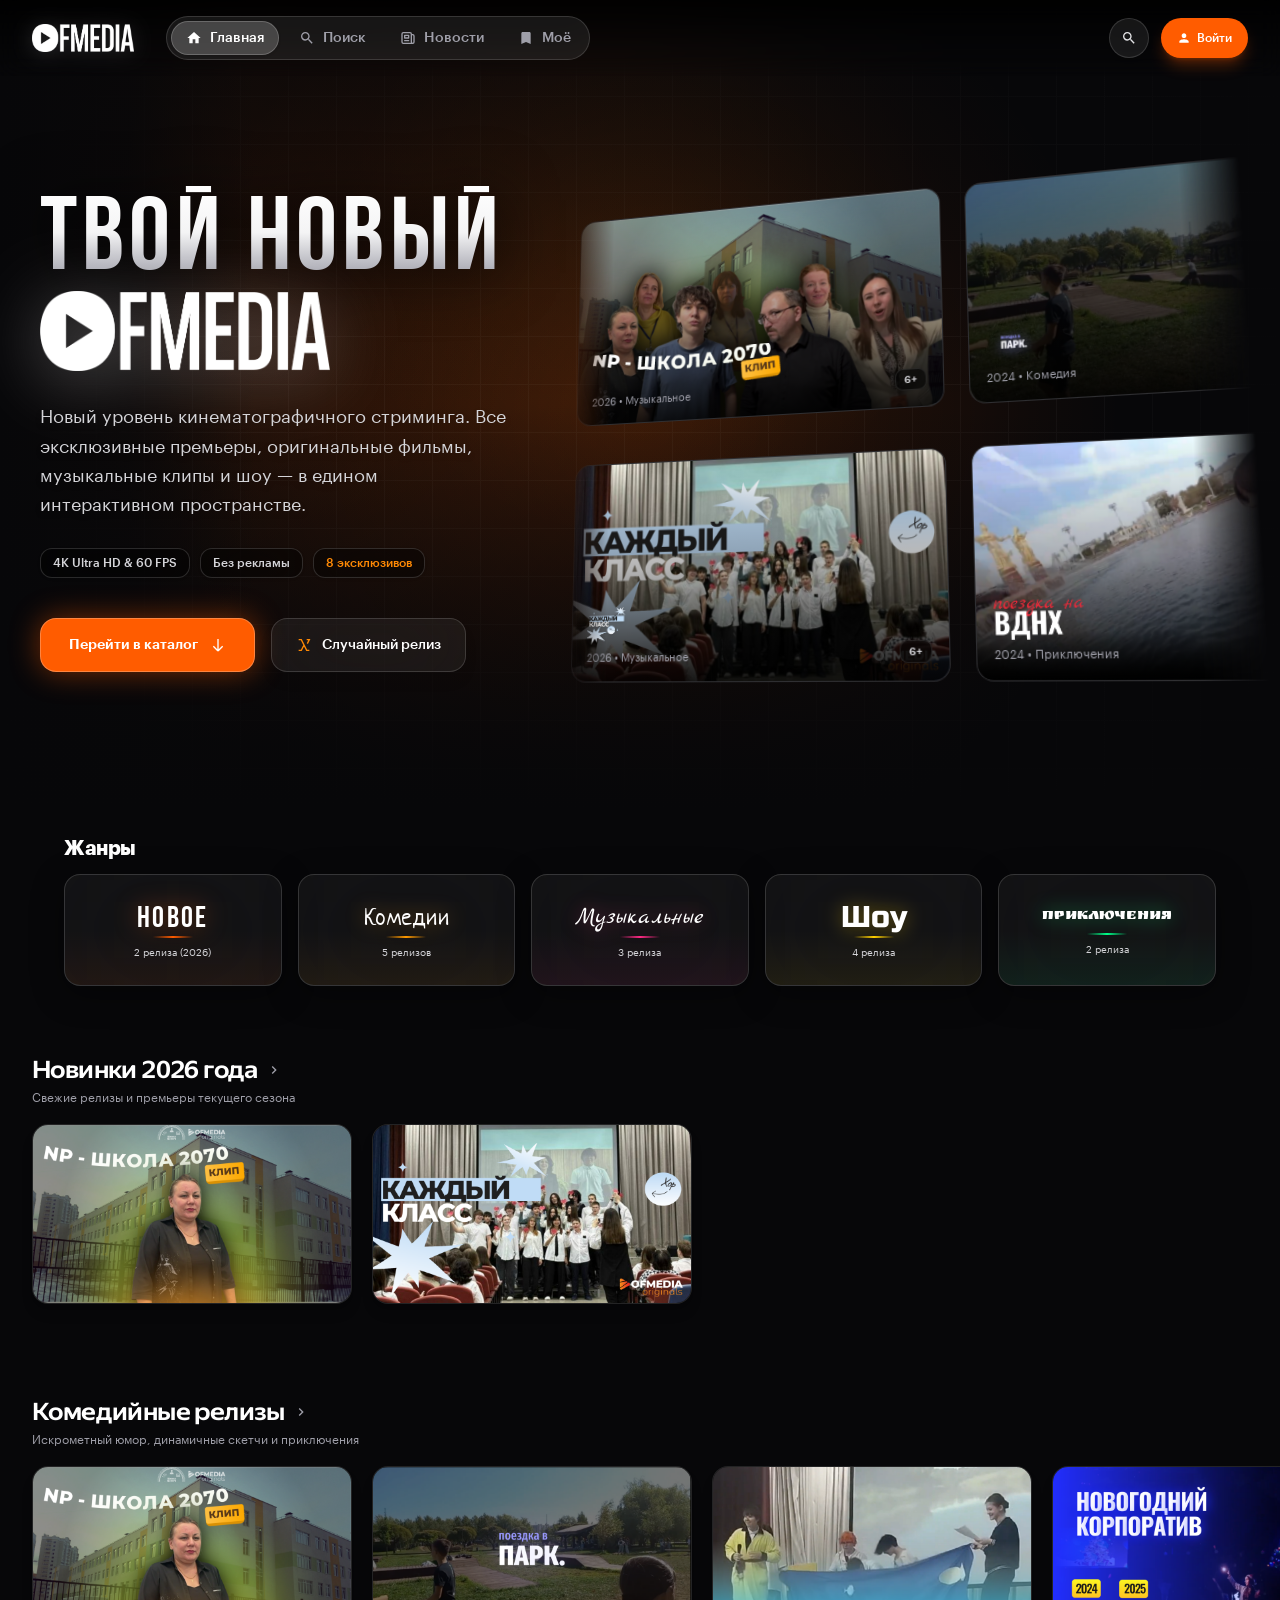
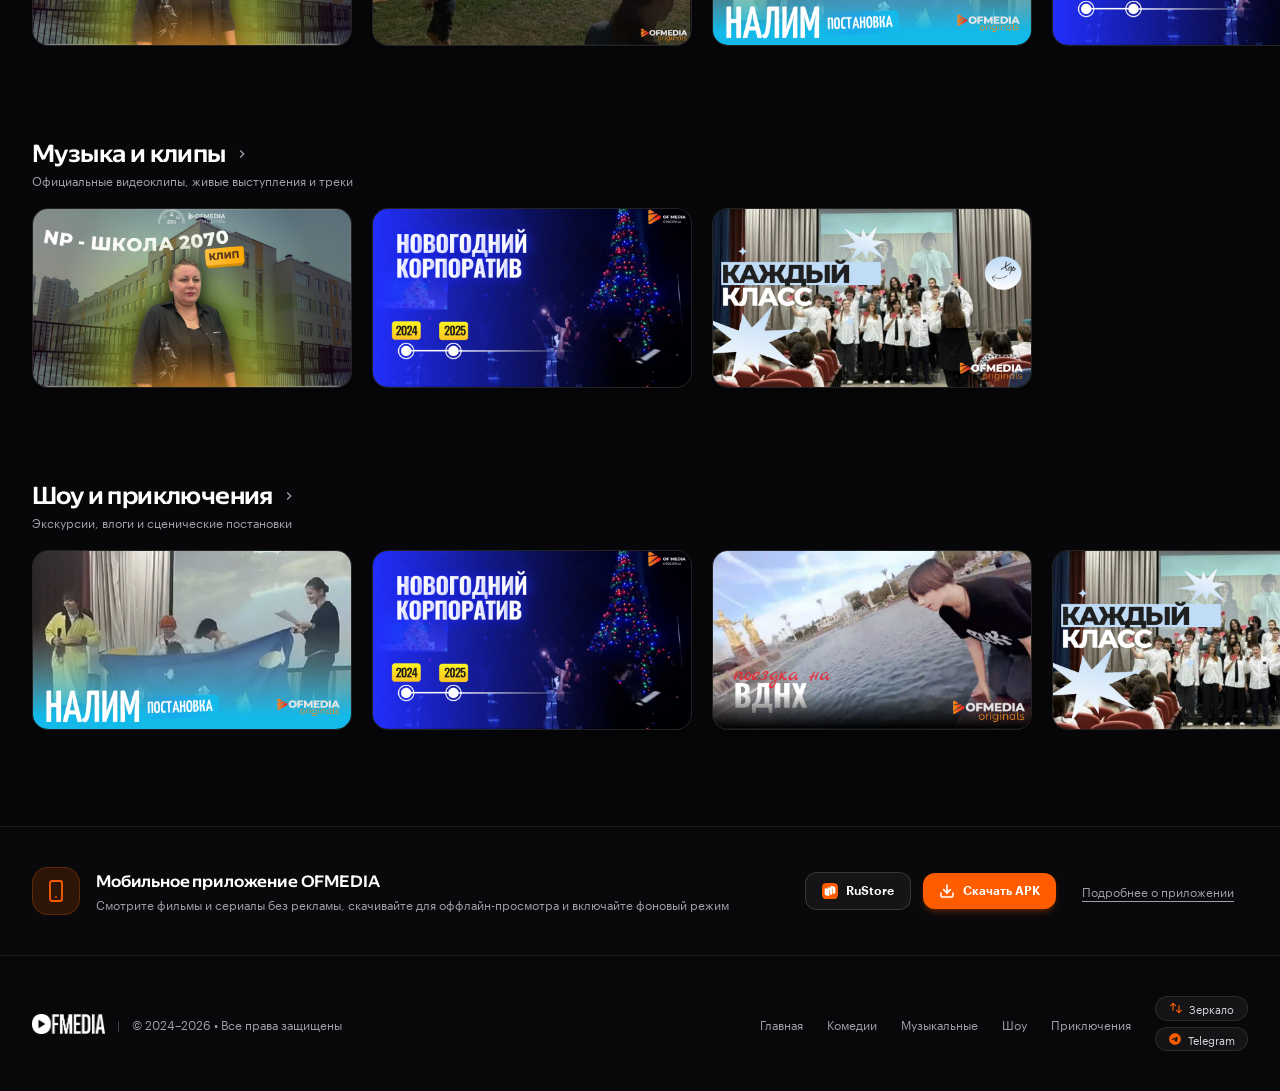
<file: index.html>
<!doctype html>
<html lang="ru" class="dark">
  <head>
    <meta charset="UTF-8" />
    <link rel="icon" type="image/svg+xml" href="/favicon.svg" />
    <link rel="icon" type="image/png" href="/favicon-32.png" />
    <link rel="shortcut icon" href="/favicon.ico" />
    <link rel="apple-touch-icon" href="/favicon-192.png" />
    <meta name="viewport" content="width=device-width, initial-scale=1.0, maximum-scale=1.0, user-scalable=no, viewport-fit=cover" />
    <title>OFMEDIA — Онлайн-кинотеатр & Видеоплатформа</title>
    <!-- Google Fonts for Kinopoisk-Style Stylized Genre Typography (Non-blocking async load with display=swap) -->
    <link rel="preconnect" href="https://fonts.googleapis.com">
    <link rel="preconnect" href="https://fonts.gstatic.com" crossorigin>
    <link rel="preload" as="style" href="https://fonts.googleapis.com/css2?family=Bebas+Neue&family=Caveat:wght@700&family=Cormorant+Garamond:ital,wght@1,700&family=Dela+Gothic+One&family=Kelly+Slab&family=Marck+Script&family=Neucha&family=Ruslan+Display&family=Russo+One&family=Unbounded:ital,wght@0,700;0,800;0,900;1,800;1,900&display=swap">
    <link rel="stylesheet" href="https://fonts.googleapis.com/css2?family=Bebas+Neue&family=Caveat:wght@700&family=Cormorant+Garamond:ital,wght@1,700&family=Dela+Gothic+One&family=Kelly+Slab&family=Marck+Script&family=Neucha&family=Ruslan+Display&family=Russo+One&family=Unbounded:ital,wght@0,700;0,800;0,900;1,800;1,900&display=swap" media="print" onload="this.media='all'">
    <noscript>
      <link rel="stylesheet" href="https://fonts.googleapis.com/css2?family=Bebas+Neue&family=Caveat:wght@700&family=Cormorant+Garamond:ital,wght@1,700&family=Dela+Gothic+One&family=Kelly+Slab&family=Marck+Script&family=Neucha&family=Ruslan+Display&family=Russo+One&family=Unbounded:ital,wght@0,700;0,800;0,900;1,800;1,900&display=swap">
    </noscript>

    <script type="module" crossorigin src="/assets/index-CQEo92GC.js"></script>
    <link rel="modulepreload" crossorigin href="/assets/rolldown-runtime-W7wSyTde.js">
    <link rel="modulepreload" crossorigin href="/assets/vendor-motion-DNX12v5D.js">
    <link rel="modulepreload" crossorigin href="/assets/vendor-lenis-C9A3lpHu.js">
    <link rel="modulepreload" crossorigin href="/assets/vendor-firebase-DoltszQ7.js">
    <link rel="modulepreload" crossorigin href="/assets/vendor-hls-DjLxvS_K.js">
    <link rel="modulepreload" crossorigin href="/assets/dist-CgbWuuq4.js">
    <link rel="stylesheet" crossorigin href="/assets/index-Be677-bm.css">
  </head>
  <body class="bg-[#070709] text-[#f4f4f5] antialiased selection:bg-[#ff5c00] selection:text-white min-h-screen overflow-x-hidden">
    <div id="root"></div>
  </body>
</html>
</file>
